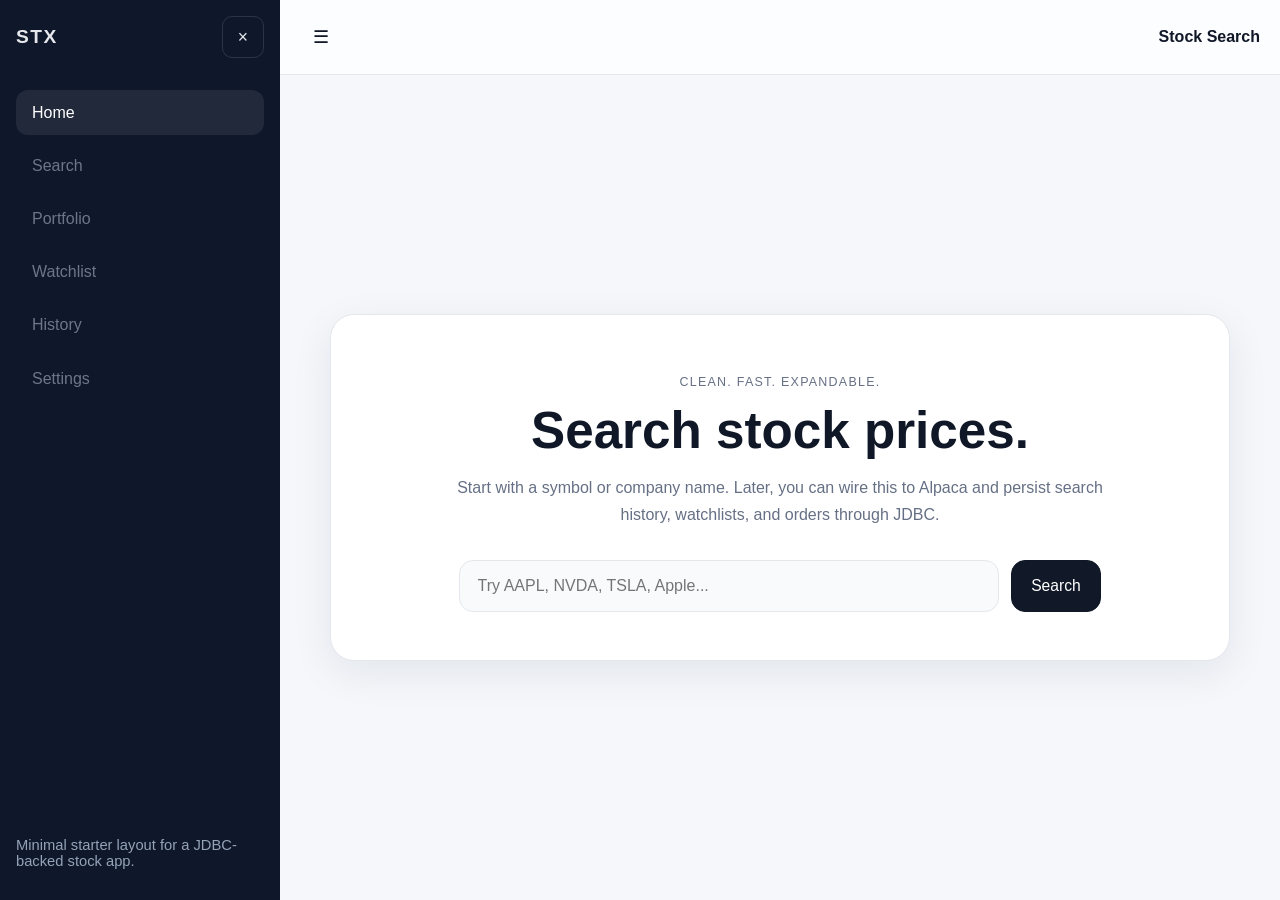
<file: CSCI331/group2/jdbc-stock-webapp/web/index.html>
<!DOCTYPE html>
<html lang="en">
<head>
    <meta charset="UTF-8">
    <meta name="viewport" content="width=device-width, initial-scale=1.0">
    <title>Stock Search Home</title>
    <link rel="stylesheet" href="assets/css/styles.css">
</head>
<body>
    <div class="app-shell">
        <aside id="sidebar" class="sidebar">
            <div class="sidebar-header">
                <span class="brand">STX</span>
                <button id="closeSidebar" class="icon-button" aria-label="Collapse menu">×</button>
            </div>

            <nav class="nav-links">
                <a href="/" class="nav-link active">Home</a>
                <a href="#" class="nav-link disabled">Search</a>
                <a href="#" class="nav-link disabled">Portfolio</a>
                <a href="#" class="nav-link disabled">Watchlist</a>
                <a href="#" class="nav-link disabled">History</a>
                <a href="#" class="nav-link disabled">Settings</a>
            </nav>

            <div class="sidebar-footer">
                <p>Minimal starter layout for a JDBC-backed stock app.</p>
            </div>
        </aside>

        <main class="main-content">
            <header class="topbar">
                <button id="openSidebar" class="icon-button" aria-label="Open menu">☰</button>
                <div class="topbar-title">Stock Search</div>
            </header>

            <section class="hero">
                <div class="hero-content">
                    <p class="eyebrow">Clean. Fast. Expandable.</p>
                    <h1>Search stock prices.</h1>
                    <p class="subtitle">
                        Start with a symbol or company name. Later, you can wire this to Alpaca and persist
                        search history, watchlists, and orders through JDBC.
                    </p>

                    <form class="search-form" action="/search.html" method="get">
                        <label class="sr-only" for="stockQuery">Search stocks</label>
                        <input
                            id="stockQuery"
                            name="q"
                            type="text"
                            placeholder="Try AAPL, NVDA, TSLA, Apple..."
                            autocomplete="off"
                            required
                        >
                        <button type="submit">Search</button>
                    </form>
                </div>
            </section>
        </main>
    </div>

    <script src="assets/js/app.js"></script>
</body>
</html>
</file>
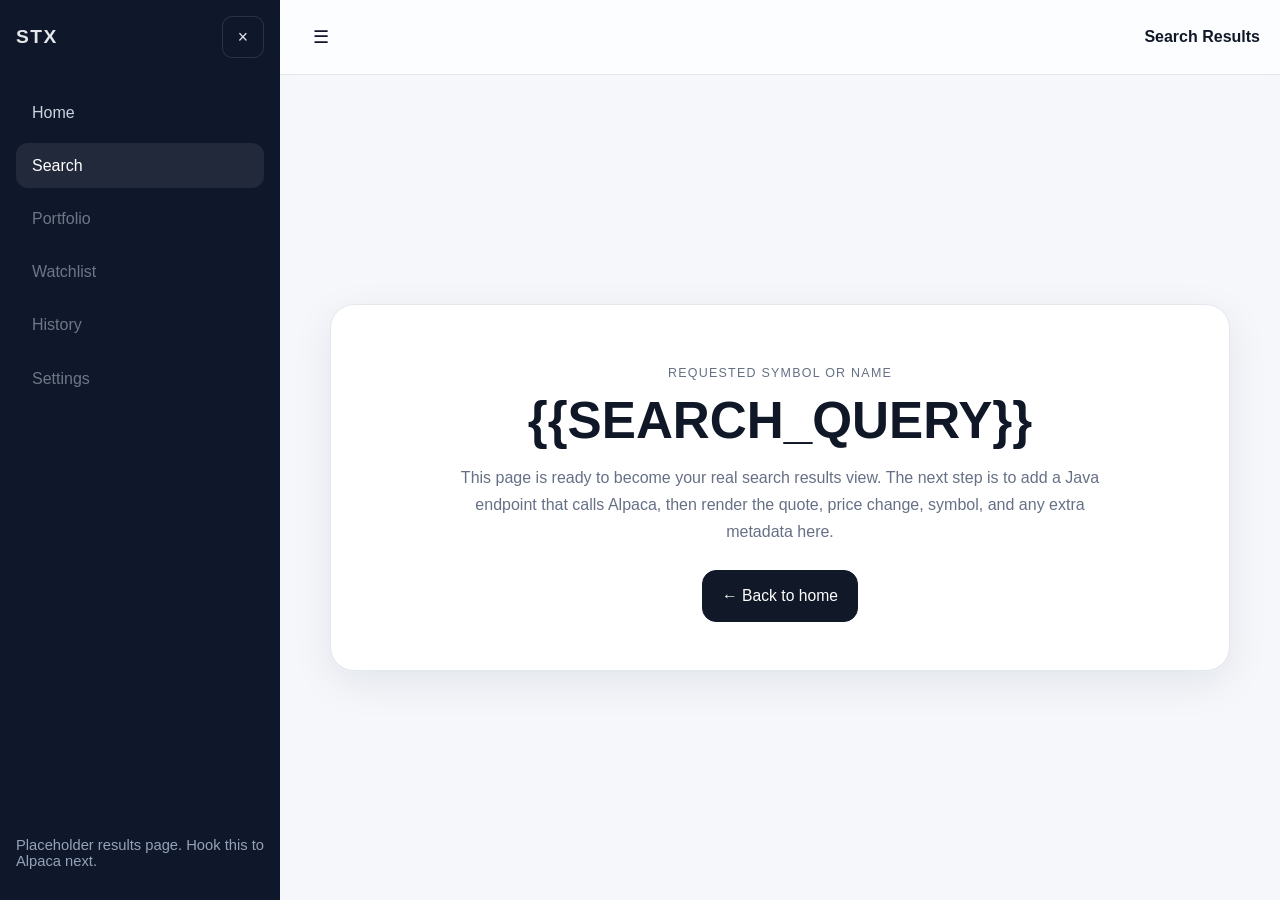
<file: CSCI331/group2/jdbc-stock-webapp/web/search.html>
<!DOCTYPE html>
<html lang="en">
<head>
    <meta charset="UTF-8">
    <meta name="viewport" content="width=device-width, initial-scale=1.0">
    <title>Search Results</title>
    <link rel="stylesheet" href="assets/css/styles.css">
</head>
<body>
    <div class="app-shell">
        <aside id="sidebar" class="sidebar">
            <div class="sidebar-header">
                <span class="brand">STX</span>
                <button id="closeSidebar" class="icon-button" aria-label="Collapse menu">×</button>
            </div>

            <nav class="nav-links">
                <a href="/" class="nav-link">Home</a>
                <a href="#" class="nav-link active">Search</a>
                <a href="#" class="nav-link disabled">Portfolio</a>
                <a href="#" class="nav-link disabled">Watchlist</a>
                <a href="#" class="nav-link disabled">History</a>
                <a href="#" class="nav-link disabled">Settings</a>
            </nav>

            <div class="sidebar-footer">
                <p>Placeholder results page. Hook this to Alpaca next.</p>
            </div>
        </aside>

        <main class="main-content">
            <header class="topbar">
                <button id="openSidebar" class="icon-button" aria-label="Open menu">☰</button>
                <div class="topbar-title">Search Results</div>
            </header>

            <section class="results-page">
                <div class="results-card">
                    <p class="eyebrow">Requested symbol or name</p>
                    <h1>{{SEARCH_QUERY}}</h1>
                    <p class="subtitle">
                        This page is ready to become your real search results view. The next step is to add a Java
                        endpoint that calls Alpaca, then render the quote, price change, symbol, and any extra metadata here.
                    </p>
                    <a class="back-link" href="/">← Back to home</a>
                </div>
            </section>
        </main>
    </div>

    <script src="assets/js/app.js"></script>
</body>
</html>
</file>
<file: CSCI331/group2/jdbc-stock-webapp/web/assets/css/styles.css>
:root {
    --bg: #f5f7fb;
    --panel: #ffffff;
    --panel-soft: #f8fafc;
    --text: #101828;
    --muted: #667085;
    --border: #e4e7ec;
    --shadow: 0 12px 40px rgba(16, 24, 40, 0.08);
}

* {
    box-sizing: border-box;
}

html, body {
    margin: 0;
    padding: 0;
    font-family: Arial, Helvetica, sans-serif;
    background: var(--bg);
    color: var(--text);
    min-height: 100%;
}

body {
    min-height: 100vh;
}

.app-shell {
    display: flex;
    min-height: 100vh;
}

.sidebar {
    width: 280px;
    background: #0f172a;
    color: #e5e7eb;
    display: flex;
    flex-direction: column;
    padding: 1rem;
    transition: transform 0.22s ease;
    z-index: 20;
}

.sidebar.collapsed {
    transform: translateX(-100%);
    position: absolute;
    height: 100%;
}

.sidebar-header,
.topbar {
    display: flex;
    align-items: center;
    justify-content: space-between;
}

.brand {
    font-size: 1.2rem;
    font-weight: 700;
    letter-spacing: 0.08em;
}

.icon-button {
    border: 1px solid rgba(255,255,255,0.12);
    background: transparent;
    color: inherit;
    border-radius: 10px;
    width: 42px;
    height: 42px;
    cursor: pointer;
    font-size: 1.1rem;
}

.nav-links {
    display: flex;
    flex-direction: column;
    gap: 0.5rem;
    margin-top: 2rem;
}

.nav-link {
    text-decoration: none;
    color: #cbd5e1;
    padding: 0.85rem 1rem;
    border-radius: 12px;
    transition: background 0.18s ease, color 0.18s ease;
}

.nav-link:hover,
.nav-link.active {
    background: rgba(255,255,255,0.08);
    color: #ffffff;
}

.nav-link.disabled {
    opacity: 0.5;
    pointer-events: none;
}

.sidebar-footer {
    margin-top: auto;
    padding-top: 1.25rem;
    color: #94a3b8;
    font-size: 0.92rem;
}

.main-content {
    flex: 1;
    display: flex;
    flex-direction: column;
}

.topbar {
    padding: 1rem 1.25rem;
    border-bottom: 1px solid var(--border);
    background: rgba(255,255,255,0.7);
    backdrop-filter: blur(8px);
}

.topbar-title {
    font-weight: 600;
}

.hero,
.results-page {
    flex: 1;
    display: grid;
    place-items: center;
    padding: 2rem;
}

.hero-content,
.results-card {
    background: var(--panel);
    border: 1px solid var(--border);
    box-shadow: var(--shadow);
    border-radius: 24px;
    width: min(900px, 100%);
    padding: 3rem 2rem;
    text-align: center;
}

.eyebrow {
    color: var(--muted);
    text-transform: uppercase;
    letter-spacing: 0.1em;
    font-size: 0.78rem;
    margin-bottom: 0.9rem;
}

h1 {
    margin: 0;
    font-size: clamp(2rem, 4vw, 3.5rem);
    line-height: 1.05;
}

.subtitle {
    max-width: 680px;
    margin: 1rem auto 0;
    color: var(--muted);
    font-size: 1rem;
    line-height: 1.7;
}

.search-form {
    margin: 2rem auto 0;
    display: flex;
    gap: 0.75rem;
    align-items: center;
    justify-content: center;
    flex-wrap: wrap;
}

.search-form input {
    width: min(540px, 100%);
    min-width: 260px;
    padding: 1rem 1.1rem;
    border: 1px solid var(--border);
    border-radius: 14px;
    font-size: 1rem;
    outline: none;
    background: var(--panel-soft);
}

.search-form input:focus {
    border-color: #98a2b3;
    background: #fff;
}

.search-form button,
.back-link {
    padding: 1rem 1.2rem;
    border-radius: 14px;
    border: 1px solid #111827;
    background: #111827;
    color: #fff;
    text-decoration: none;
    font-size: 0.98rem;
    cursor: pointer;
}

.back-link {
    display: inline-block;
    margin-top: 1.5rem;
}

.sr-only {
    position: absolute;
    width: 1px;
    height: 1px;
    padding: 0;
    margin: -1px;
    overflow: hidden;
    clip: rect(0, 0, 0, 0);
    white-space: nowrap;
    border: 0;
}

@media (max-width: 900px) {
    .sidebar {
        position: absolute;
        min-height: 100vh;
        box-shadow: var(--shadow);
    }

    .sidebar.collapsed {
        transform: translateX(-100%);
    }
}
</file>
